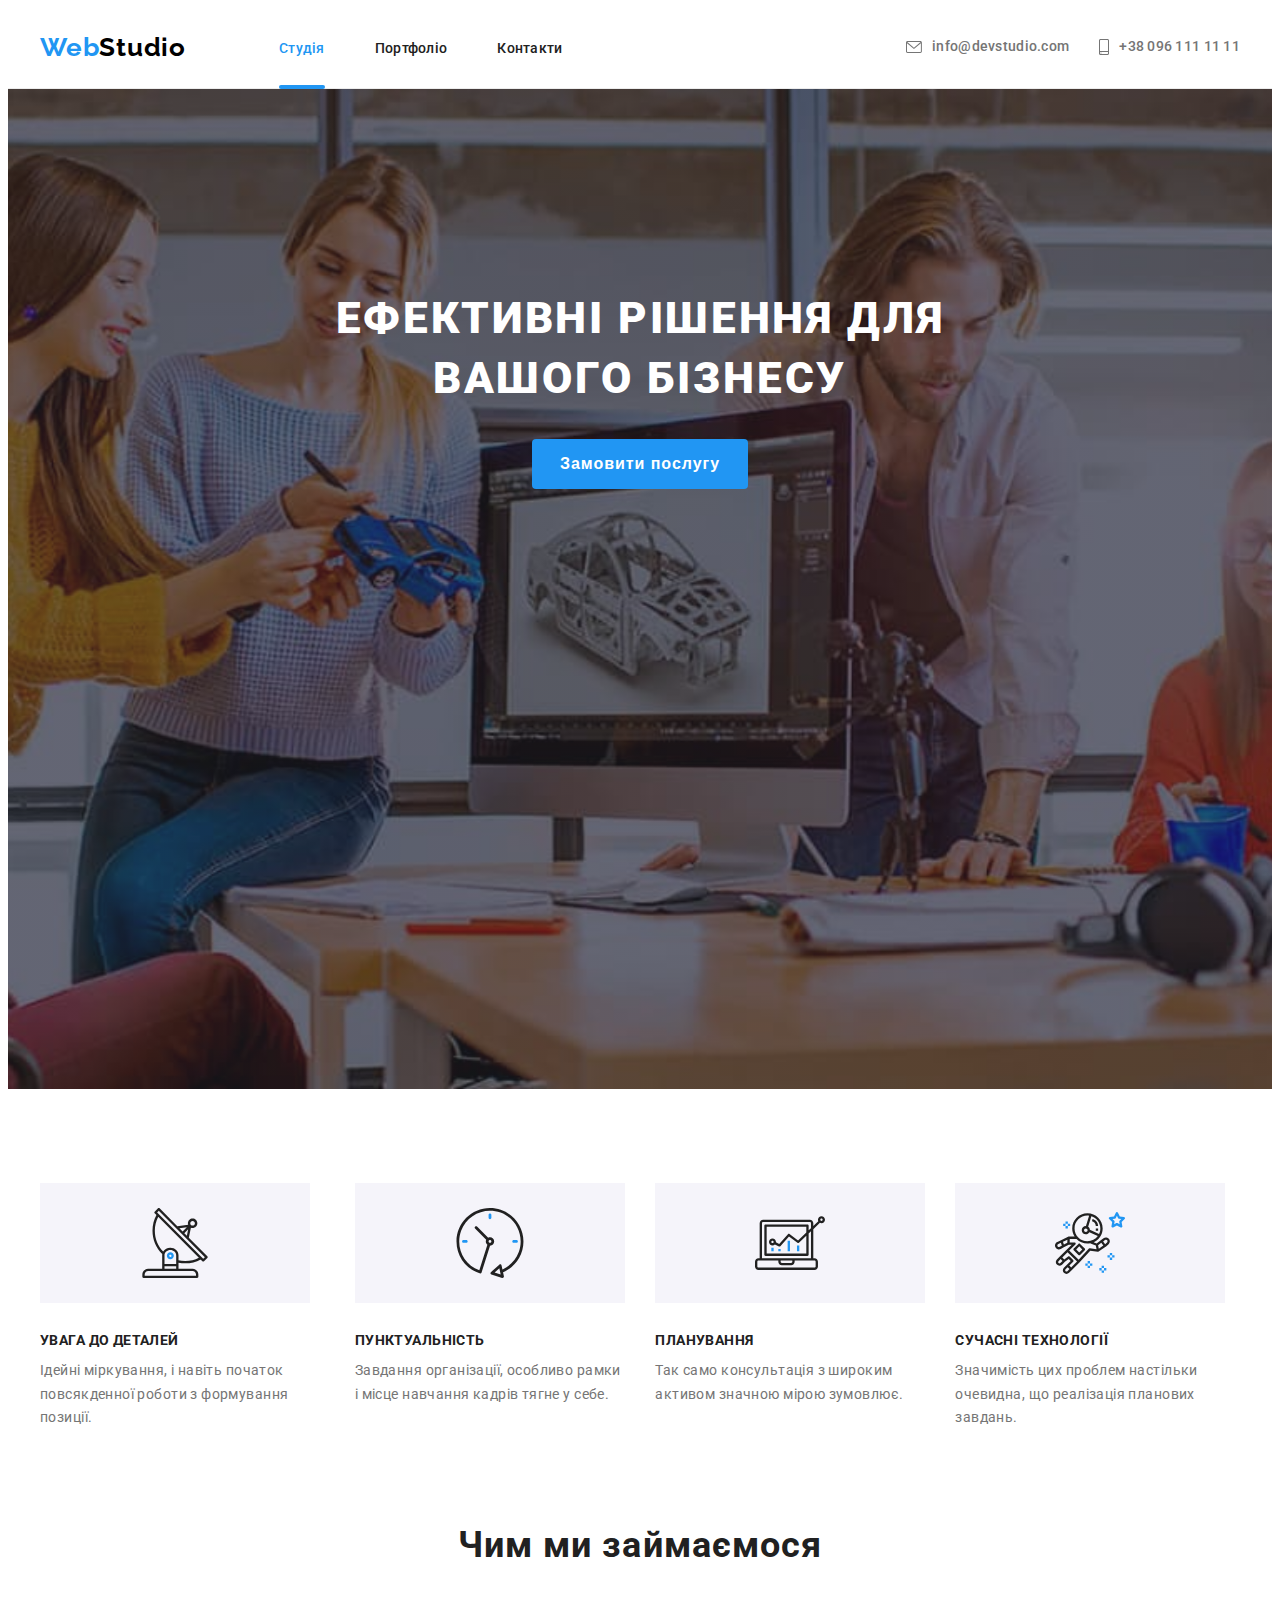
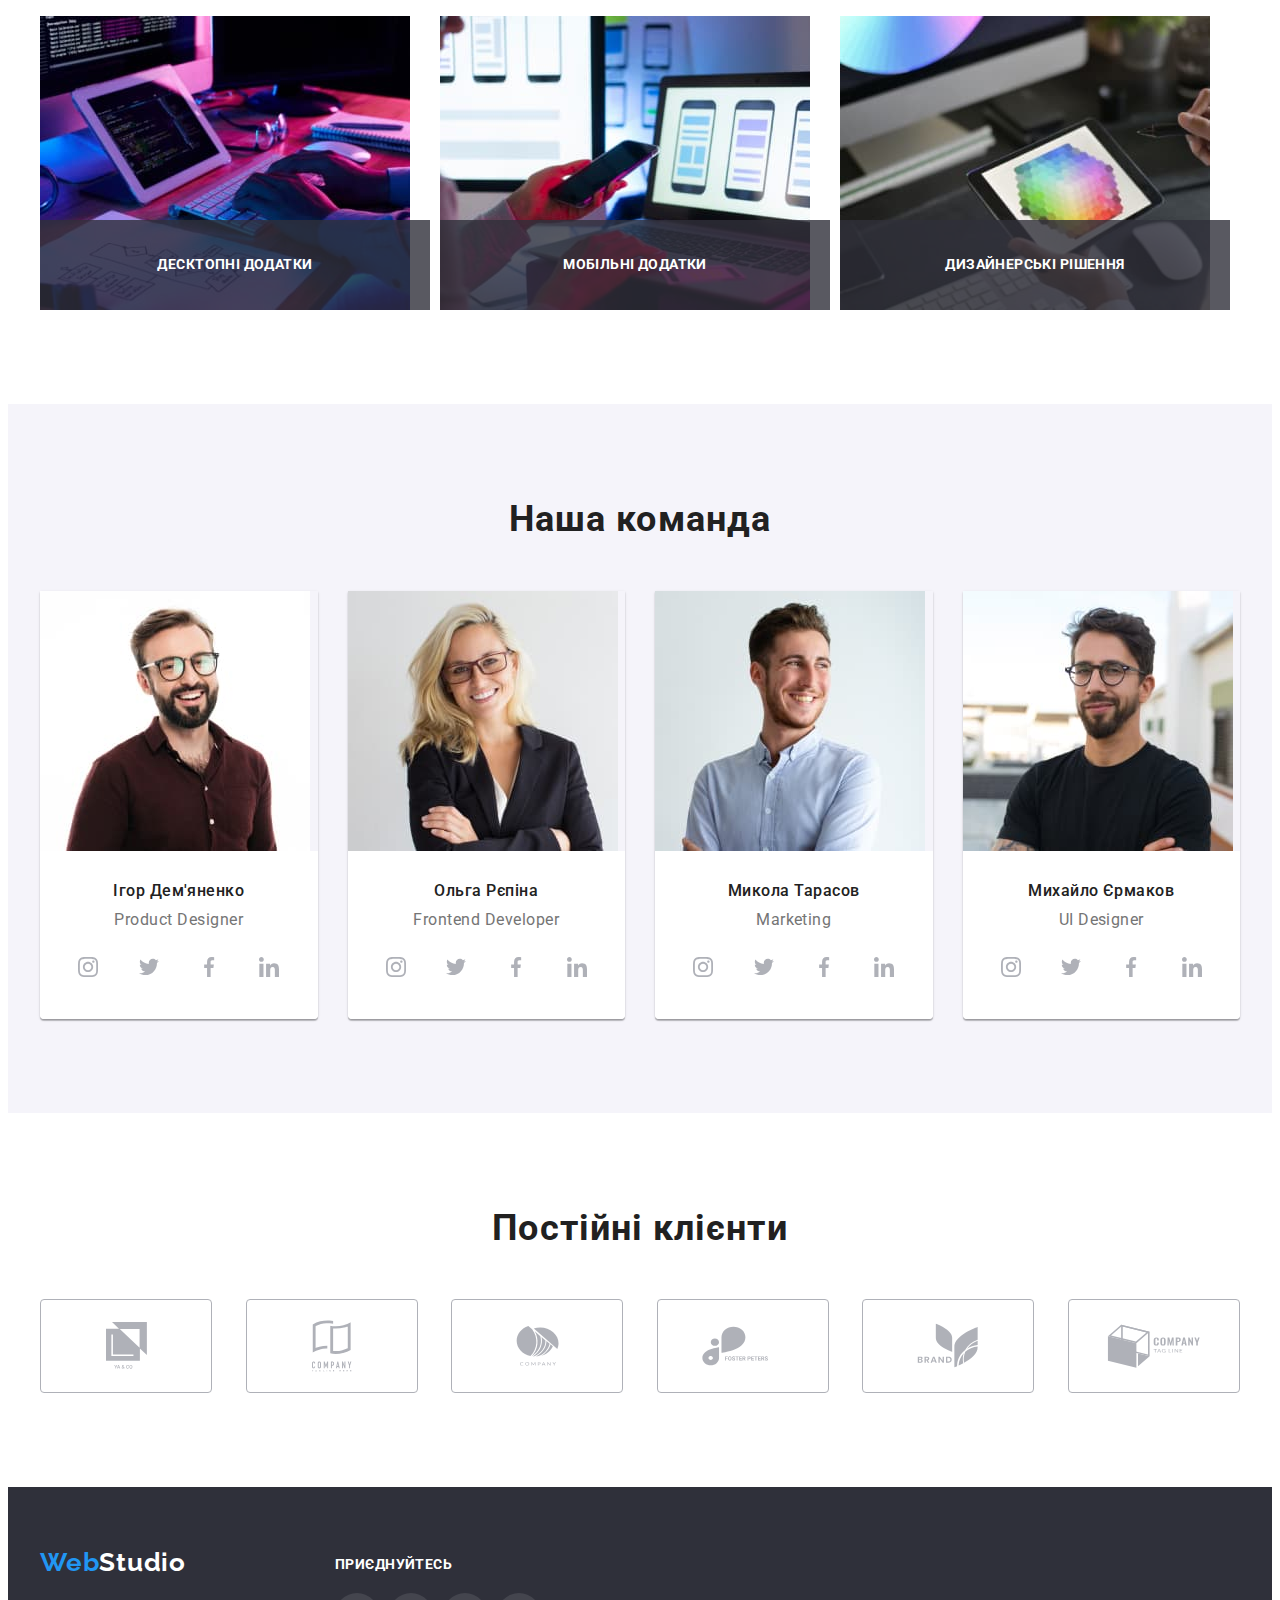
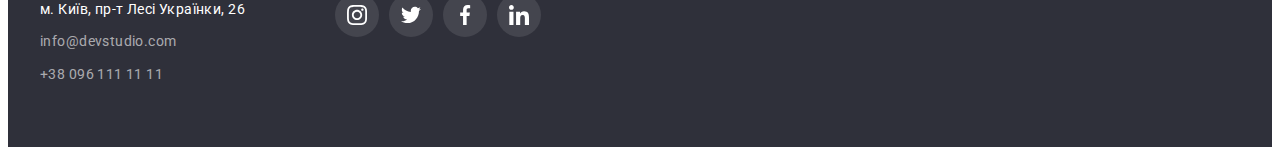
<file: index.html>
<!DOCTYPE html>
<html lang="uk">
  <head>
    <meta charset="UTF-8" />
    <meta http-equiv="X-UA-Compatible" content="IE=edge" />
    <meta name="viewport" content="width=device-width, initial-scale=1.0" />
    <title lang="en">WebStudio</title>
    <link rel="preconnect" href="https://fonts.googleapis.com" />
    <link rel="preconnect" href="https://fonts.gstatic.com" crossorigin />
    <link href="https://fonts.googleapis.com/css2?family=Raleway:wght@700&family=Roboto:wght@400;500;700;900&display=swap" rel="stylesheet" />
    <link
      rel="stylesheet"
      href="https://cdnjs.cloudflare.com/ajax/libs/modern-normalize/1.1.0/modern-normalize.min.css"
      integrity="sha512-wpPYUAdjBVSE4KJnH1VR1HeZfpl1ub8YT/NKx4PuQ5NmX2tKuGu6U/JRp5y+Y8XG2tV+wKQpNHVUX03MfMFn9Q=="
      crossorigin="anonymous"
      referrerpolicy="no-referrer"
    />
    <link rel="stylesheet" href="./css/styles.css" />
  </head>

  <body>
    <!-- header -->
    <header class="header-site">
      <div class="header-container container">
        <a class="header-logo logo" href="./index.html" lang="en"><span>Web</span>Studio</a>

        <nav class="header-nav">
          <ul class="nav-list">
            <li class="nav-item">
              <a class="nav-link link current" href="./index.html">Студія</a>
            </li>
            <li class="nav-item">
              <a class="nav-link link" href="./portfolio.html">Портфоліо</a>
            </li>
            <li class="nav-item">
              <a class="nav-link link" href="">Контакти</a>
            </li>
          </ul>
        </nav>

        <ul class="contacts-list">
          <li class="contacts-item">
            <a class="contacts-link link" href="mailto:info@devstudio.com">
              <svg width="16" height="12" class="mail-icon">
                <use href="./images/symbol-defs.svg#envelope"></use>
              </svg>
              info@devstudio.com
            </a>
          </li>

          <li class="contacts-item">
            <a class="contacts-link tel-icon link" href="tel:+380961111111">
              <svg width="10" height="16" class="phone-icon">
                <use href="./images/symbol-defs.svg#smartphone"></use>
              </svg>
              +38 096 111 11 11
            </a>
          </li>
        </ul>
      </div>
    </header>

    <main class="main-site">
      <!-- hero -->
      <section class="hero">
        <div class="hero-container container">
          <h1 class="hero-title">Ефективні рішення для вашого бізнесу</h1>
          <button class="hero-btn btn" type="button" data-modal-open>Замовити послугу</button>
        </div>
      </section>

      <!-- features -->
      <section class="features section">
        <div class="container">
          <h2 class="visually-hidden">Особливості</h2>

          <ul class="features-list">
            <li class="features-item">
              <div class="features-thumb">
                <svg width="70" height="70" class="features-icon">
                  <use href="./images/symbol-defs.svg#antenna"></use>
                </svg>
              </div>
              <h3 class="features-title subtitle">Увага до деталей</h3>
              <p class="features-descr">Ідейні міркування, і навіть початок повсякденної роботи з формування позиції.</p>
            </li>
            <li class="features-item">
              <div class="features-thumb">
                <svg width="70" height="70" class="features-icon">
                  <use href="./images/symbol-defs.svg#clock"></use>
                </svg>
              </div>
              <h3 class="features-title subtitle">Пунктуальність</h3>
              <p class="features-descr">Завдання організації, особливо рамки і місце навчання кадрів тягне у себе.</p>
            </li>
            <li class="features-item">
              <div class="features-thumb">
                <svg width="70" height="70" class="features-icon">
                  <use href="./images/symbol-defs.svg#diagram"></use>
                </svg>
              </div>
              <h3 class="features-title subtitle">Планування</h3>
              <p class="features-descr">Так само консультація з широким активом значною мірою зумовлює.</p>
            </li>
            <li class="features-item">
              <div class="features-thumb">
                <svg width="70" height="70" class="features-icon">
                  <use href="./images/symbol-defs.svg#astronaut"></use>
                </svg>
              </div>
              <h3 class="features-title subtitle">Сучасні технології</h3>
              <p class="features-descr">Значимість цих проблем настільки очевидна, що реалізація планових завдань.</p>
            </li>
          </ul>
        </div>
      </section>

      <!-- services -->
      <section class="services section">
        <div class="container">
          <h2 class="services-title title">Чим ми займаємося</h2>
          <ul class="services-list">
            <li class="services-item">
              <img src="./images/services-img-1.jpg" alt="набирає код на клавіатурі" width="370" height="294" />
              <div class="services-overlay"><h3 class="services-subtitle subtitle">Десктопні додатки</h3></div>
            </li>
            <li class="services-item">
              <img src="./images/services-img-2.jpg" alt="мобільний телефон у руках" width="370" height="294" />
              <div class="services-overlay"><h3 class="services-subtitle subtitle">Мобільні додатки</h3></div>
            </li>
            <li class="services-item">
              <img src="./images/services-img-3.jpg" alt="візерунок мозаїки на планшеті" width="370" height="294" />
              <div class="services-overlay"><h3 class="services-subtitle subtitle">Дизайнерські рішення</h3></div>
            </li>
          </ul>
        </div>
      </section>

      <!-- team -->
      <section class="team section">
        <div class="team-container container">
          <h2 class="team-title title">Наша команда</h2>
          <ul class="team-list">
            <li class="team-item">
              <img src="./images/team-img-1.jpg" alt="Ігор Дем'яненко" width="270" height="260" />
              <div class="team-wrap">
                <h3 class="team-name">Ігор Дем'яненко</h3>
                <p class="team-text" lang="en">Product Designer</p>

                <ul class="team-social-list social-list">
                  <li class="team-social-item social-item">
                    <a class="team-social-link social-link" href="">
                      <svg width="20" height="20" class="social-icon">
                        <use href="./images/symbol-defs.svg#instagram"></use>
                      </svg>
                    </a>
                  </li>
                  <li class="team-social-item social-item">
                    <a class="team-social-link social-link" href="">
                      <svg width="20" height="20" class="social-icon">
                        <use href="./images/symbol-defs.svg#twitter"></use>
                      </svg>
                    </a>
                  </li>
                  <li class="team-social-item social-item">
                    <a class="team-social-link social-link" href="">
                      <svg width="20" height="20" class="social-icon">
                        <use href="./images/symbol-defs.svg#facebook"></use>
                      </svg>
                    </a>
                  </li>
                  <li class="team-social-item social-item">
                    <a class="team-social-link social-link" href="">
                      <svg width="20" height="20" class="social-icon">
                        <use href="./images/symbol-defs.svg#linkedin"></use>
                      </svg>
                    </a>
                  </li>
                </ul>
              </div>
            </li>
            <li class="team-item">
              <img src="./images/team-img-2.jpg" alt="Ольга Рєпіна" width="270" height="260" />
              <div class="team-wrap">
                <h3 class="team-name">Ольга Рєпіна</h3>
                <p class="team-text" lang="en">Frontend Developer</p>
                <ul class="team-social-list social-list">
                  <li class="team-social-item social-item">
                    <a class="team-social-link social-link" href="">
                      <svg width="20" height="20" class="social-icon">
                        <use href="./images/symbol-defs.svg#instagram"></use>
                      </svg>
                    </a>
                  </li>
                  <li class="team-social-item social-item">
                    <a class="team-social-link social-link" href="">
                      <svg width="20" height="20" class="social-icon">
                        <use href="./images/symbol-defs.svg#twitter"></use>
                      </svg>
                    </a>
                  </li>
                  <li class="team-social-item social-item">
                    <a class="team-social-link social-link" href="">
                      <svg width="20" height="20" class="social-icon">
                        <use href="./images/symbol-defs.svg#facebook"></use>
                      </svg>
                    </a>
                  </li>
                  <li class="team-social-item social-item">
                    <a class="team-social-link social-link" href="">
                      <svg width="20" height="20" class="social-icon">
                        <use href="./images/symbol-defs.svg#linkedin"></use>
                      </svg>
                    </a>
                  </li>
                </ul>
              </div>
            </li>
            <li class="team-item">
              <img src="./images/team-img-3.jpg" alt="Микола Тарасов " width="270" height="260" />
              <div class="team-wrap">
                <h3 class="team-name">Микола Тарасов</h3>
                <p class="team-text" lang="en">Marketing</p>
                <ul class="team-social-list social-list">
                  <li class="team-social-item social-item">
                    <a class="team-social-link social-link" href="">
                      <svg width="20" height="20" class="social-icon">
                        <use href="./images/symbol-defs.svg#instagram"></use>
                      </svg>
                    </a>
                  </li>
                  <li class="team-social-item social-item">
                    <a class="team-social-link social-link" href="">
                      <svg width="20" height="20" class="social-icon">
                        <use href="./images/symbol-defs.svg#twitter"></use>
                      </svg>
                    </a>
                  </li>
                  <li class="team-social-item social-item">
                    <a class="team-social-link social-link" href="">
                      <svg width="20" height="20" class="social-icon">
                        <use href="./images/symbol-defs.svg#facebook"></use>
                      </svg>
                    </a>
                  </li>
                  <li class="team-social-item social-item">
                    <a class="team-social-link social-link" href="">
                      <svg width="20" height="20" class="social-icon">
                        <use href="./images/symbol-defs.svg#linkedin"></use>
                      </svg>
                    </a>
                  </li>
                </ul>
              </div>
            </li>
            <li class="team-item">
              <img src="./images/team-img-4.jpg" alt="Михайло Єрмаков" width="270" height="260" />
              <div class="team-wrap">
                <h3 class="team-name">Михайло Єрмаков</h3>
                <p class="team-text" lang="en">UI Designer</p>

                <ul class="team-social-list social-list">
                  <li class="team-social-item social-item">
                    <a class="team-social-link social-link" href="">
                      <svg width="20" height="20" class="social-icon">
                        <use href="./images/symbol-defs.svg#instagram"></use>
                      </svg>
                    </a>
                  </li>
                  <li class="team-social-item social-item">
                    <a class="team-social-link social-link" href="">
                      <svg width="20" height="20" class="social-icon">
                        <use href="./images/symbol-defs.svg#twitter"></use>
                      </svg>
                    </a>
                  </li>
                  <li class="team-social-item social-item">
                    <a class="team-social-link social-link" href="">
                      <svg width="20" height="20" class="social-icon">
                        <use href="./images/symbol-defs.svg#facebook"></use>
                      </svg>
                    </a>
                  </li>
                  <li class="team-social-item social-item">
                    <a class="team-social-link social-link" href="">
                      <svg width="20" height="20" class="social-icon">
                        <use href="./images/symbol-defs.svg#linkedin"></use>
                      </svg>
                    </a>
                  </li>
                </ul>
              </div>
            </li>
          </ul>
        </div>
      </section>
    </main>

    <!-- clients -->
    <section class="clients section">
      <div class="clients-container container">
        <h2 class="title">Постійні клієнти</h2>
        <ul class="clients-list">
          <li class="clients-item">
            <a href="" class="clients-link">
              <svg width="41" height="47" class="clients-icon">
                <use href="./images/symbol-defs.svg#yaco"></use>
              </svg>
            </a>
          </li>
          <li class="clients-item">
            <a href="" class="clients-link">
              <svg width="40" height="52" class="clients-icon">
                <use href="./images/symbol-defs.svg#tagline"></use>
              </svg>
            </a>
          </li>
          <li class="clients-item">
            <a href="" class="clients-link">
              <svg width="43" height="51" class="clients-icon">
                <use href="./images/symbol-defs.svg#company"></use>
              </svg>
            </a>
          </li>
          <li class="clients-item">
            <a href="" class="clients-link">
              <svg width="84" height="40" class="clients-icon">
                <use href="./images/symbol-defs.svg#fosterpeter"></use>
              </svg>
            </a>
          </li>
          <li class="clients-item">
            <a href="" class="clients-link">
              <svg width="62" height="45" class="clients-icon">
                <use href="./images/symbol-defs.svg#brand"></use>
              </svg>
            </a>
          </li>
          <li class="clients-item">
            <a href="" class="clients-link">
              <svg width="94" height="44" class="clients-icon">
                <use href="./images/symbol-defs.svg#company-box"></use>
              </svg>
            </a>
          </li>
        </ul>
      </div>
    </section>

    <!-- footer-site -->
    <footer class="footer-site">
      <div class="footer-container container">
        <div class="footer-left">
          <a class="footer-logo logo" href="/" lang="en"><span>Web</span>Studio</a>
          <address class="footer-address">
            <ul class="address-list">
              <li class="address-item">
                <a class="address-link link address-color" href="" rel="noopener nofollow noreferrer">м. Київ, пр-т Лесі Українки, 26</a>
              </li>
              <li class="address-item">
                <a class="address-link link" href="mailto:info@devstudio.com">info@devstudio.com</a>
              </li>
              <li class="address-item">
                <a class="address-link link" href="tel:+380961111111">+38 096 111 11 11</a>
              </li>
            </ul>
          </address>
        </div>

        <div class="footer-center">
          <b class="footer-join">Приєднуйтесь</b>
          <ul class="footer-socil-list social-list">
            <li class="footer-social-item social-item">
              <a class="footer-social-link social-link" href="">
                <svg width="20" height="20" class="social-icon">
                  <use href="./images/symbol-defs.svg#instagram"></use>
                </svg>
              </a>
            </li>
            <li class="footer-social-item social-item">
              <a class="footer-social-link social-link" href="">
                <svg width="20" height="20" class="social-icon">
                  <use href="./images/symbol-defs.svg#twitter"></use>
                </svg>
              </a>
            </li>
            <li class="footer-social-item social-item">
              <a class="footer-social-link social-link" href="">
                <svg width="20" height="20" class="social-icon">
                  <use href="./images/symbol-defs.svg#facebook"></use>
                </svg>
              </a>
            </li>
            <li class="footer-social-item social-item">
              <a class="footer-social-link social-link" href="">
                <svg width="20" height="20" class="social-icon">
                  <use href="./images/symbol-defs.svg#linkedin"></use>
                </svg>
              </a>
            </li>
          </ul>
        </div>
      </div>
    </footer>

    <!-- modal -->
    <div class="backdrop is-hidden" data-modal>
      <div class="modal">
        <button type="button" class="modal-close-btn" data-modal-close></button>
      </div>
    </div>
    <script src="./js/modal.js"></script>
  </body>
</html>
</file>
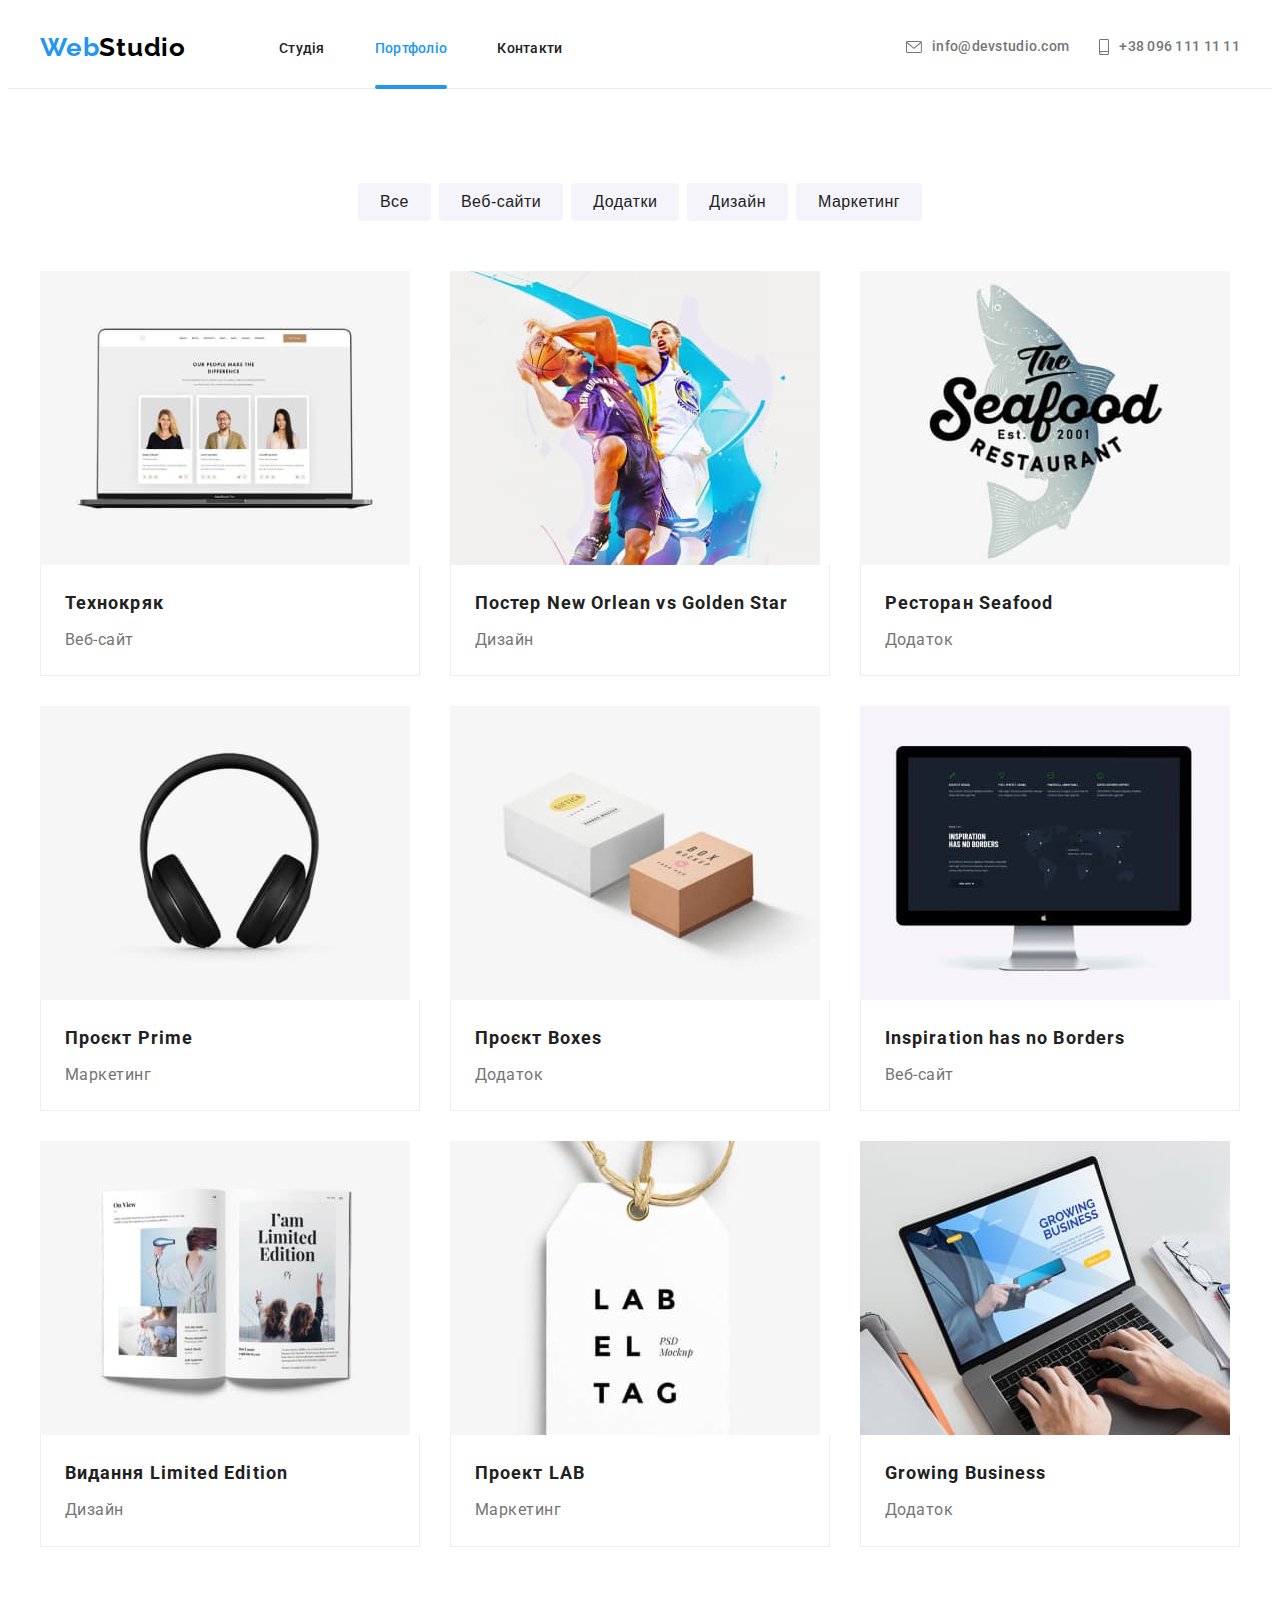
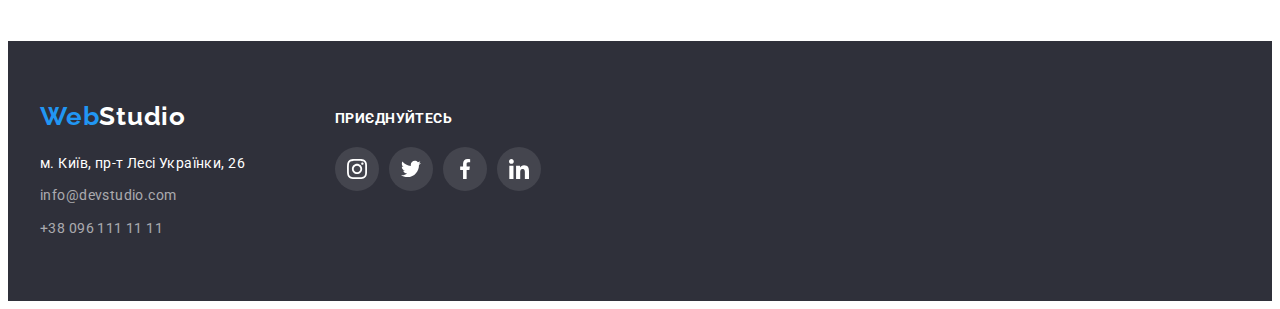
<file: portfolio.html>
<!DOCTYPE html>
<html lang="uk">
  <head>
    <meta charset="UTF-8" />
    <meta http-equiv="X-UA-Compatible" content="IE=edge" />
    <meta name="viewport" content="width=device-width, initial-scale=1.0" />
    <title lang="en">Portfolio</title>
    <link rel="preconnect" href="https://fonts.googleapis.com" />
    <link rel="preconnect" href="https://fonts.gstatic.com" crossorigin />
    <link href="https://fonts.googleapis.com/css2?family=Raleway:wght@700&family=Roboto:wght@400;500;700;900&display=swap" rel="stylesheet" />
    <link
      rel="stylesheet"
      href="https://cdnjs.cloudflare.com/ajax/libs/modern-normalize/1.1.0/modern-normalize.min.css"
      integrity="sha512-wpPYUAdjBVSE4KJnH1VR1HeZfpl1ub8YT/NKx4PuQ5NmX2tKuGu6U/JRp5y+Y8XG2tV+wKQpNHVUX03MfMFn9Q=="
      crossorigin="anonymous"
      referrerpolicy="no-referrer"
    />
    <link rel="stylesheet" href="./css/styles.css" />
  </head>

  <body>
    <!-- header -->
    <header class="header-site">
      <div class="header-container container">
        <a class="header-logo logo" href="./index.html" lang="en"><span>Web</span>Studio</a>

        <nav class="header-nav">
          <ul class="nav-list">
            <li class="nav-item">
              <a class="nav-link link" href="./index.html">Студія</a>
            </li>
            <li class="nav-item">
              <a class="nav-link link current" href="./portfolio.html">Портфоліо</a>
            </li>
            <li class="nav-item">
              <a class="nav-link link" href="">Контакти</a>
            </li>
          </ul>
        </nav>

        <ul class="contacts-list">
          <li class="contacts-item">
            <a class="contacts-link link" href="mailto:info@devstudio.com">
              <svg width="16" height="12" class="mail-icon">
                <use href="./images/symbol-defs.svg#envelope"></use>
              </svg>
              info@devstudio.com
            </a>
          </li>

          <li class="contacts-item">
            <a class="contacts-link tel-icon link" href="tel:+380961111111">
              <svg width="10" height="16" class="phone-icon">
                <use href="./images/symbol-defs.svg#smartphone"></use>
              </svg>
              +38 096 111 11 11
            </a>
          </li>
        </ul>
      </div>
    </header>

    <main class="main-portfolio">
      <!-- portfolio -->
      <section class="portfolio section">
        <div class="container">
          <h1 class="visually-hidden">Портфоліо</h1>

          <ul class="filter-list">
            <li class="filter-item"><button class="filter-btn btn" type="button">Все</button></li>
            <li class="filter-item"><button class="filter-btn btn" type="button">Веб-сайти</button></li>
            <li class="filter-item"><button class="filter-btn btn" type="button">Додатки</button></li>
            <li class="filter-item"><button class="filter-btn btn" type="button">Дизайн</button></li>
            <li class="filter-item"><button class="filter-btn btn" type="button">Маркетинг</button></li>
          </ul>

          <ul class="gallery-list">
            <li class="gallery-item">
              <a class="gallery-link link" href="">
                <div class="gallery-top-wrap">
                  <img src="./images/gallery-img-1.jpg" alt="Монітор комп'ютера" width="370" height="294" />
                  <p class="gallery-overlay">
                    Ресурс пропонує комплексні пропозиції з різним рівнем функціоналу та сервісів. Все це дозволить відвідувачу отримати вичерпні відомості про компанію чи приватну особу.
                  </p>
                </div>
                <div class="gallery-wrap">
                  <h2 class="gallery-title">Технокряк</h2>
                  <p class="gallery-text">Веб-сайт</p>
                </div>
              </a>
            </li>
            <li class="gallery-item">
              <a class="gallery-link link" href="">
                <div class="gallery-top-wrap">
                  <img src="./images/gallery-img-2.jpg" alt="Два баскетболіста гуляють в баскетбол" width="370" height="294" />
                  <p class="gallery-overlay">
                    Ресурс пропонує комплексні пропозиції з різним рівнем функціоналу та сервісів. Все це дозволить відвідувачу отримати вичерпні відомості про компанію чи приватну особу.
                  </p>
                </div>
                <div class="gallery-wrap">
                  <h2 class="gallery-title">Постер <span lang="en">New Orlean vs Golden Star</span></h2>
                  <p class="gallery-text">Дизайн</p>
                </div>
              </a>
            </li>
            <li class="gallery-item">
              <a class="gallery-link link" href="">
                <div class="gallery-top-wrap">
                  <img src="./images/gallery-img-3.jpg" alt="Логотип ресторану" width="370" height="294" />
                  <p class="gallery-overlay">
                    Ресурс пропонує комплексні пропозиції з різним рівнем функціоналу та сервісів. Все це дозволить відвідувачу отримати вичерпні відомості про компанію чи приватну особу.
                  </p>
                </div>
                <div class="gallery-wrap">
                  <h2 class="gallery-title">Ресторан <span lang="en">Seafood</span></h2>
                  <p class="gallery-text">Додаток</p>
                </div>
              </a>
            </li>
            <li class="gallery-item">
              <a class="gallery-link link" href="">
                <div class="gallery-top-wrap">
                  <img src="./images/gallery-img-4.jpg" alt="Навушники" width="370" height="294" />
                  <p class="gallery-overlay">
                    Ресурс пропонує комплексні пропозиції з різним рівнем функціоналу та сервісів. Все це дозволить відвідувачу отримати вичерпні відомості про компанію чи приватну особу.
                  </p>
                </div>
                <div class="gallery-wrap">
                  <h2 class="gallery-title">Проєкт <span lang="en">Prime</span></h2>
                  <p class="gallery-text">Маркетинг</p>
                </div>
              </a>
            </li>
            <li class="gallery-item">
              <a class="gallery-link link" href="">
                <div class="gallery-top-wrap">
                  <img src="./images/gallery-img-5.jpg" alt="Дві коробки" width="370" height="294" />
                  <p class="gallery-overlay">
                    Ресурс пропонує комплексні пропозиції з різним рівнем функціоналу та сервісів. Все це дозволить відвідувачу отримати вичерпні відомості про компанію чи приватну особу.
                  </p>
                </div>
                <div class="gallery-wrap">
                  <h2 class="gallery-title">Проєкт <span lang="en">Boxes</span></h2>
                  <p class="gallery-text">Додаток</p>
                </div>
              </a>
            </li>
            <li class="gallery-item">
              <a class="gallery-link link" href="">
                <div class="gallery-top-wrap">
                  <img src="./images/gallery-img-6.jpg" alt="Монітор" width="370" height="294" />
                  <p class="gallery-overlay">
                    Ресурс пропонує комплексні пропозиції з різним рівнем функціоналу та сервісів. Все це дозволить відвідувачу отримати вичерпні відомості про компанію чи приватну особу.
                  </p>
                </div>
                <div class="gallery-wrap">
                  <h2 class="gallery-title" lang="en">Inspiration has no Borders</h2>
                  <p class="gallery-text">Веб-сайт</p>
                </div>
              </a>
            </li>
            <li class="gallery-item">
              <a class="gallery-link link" href="">
                <div class="gallery-top-wrap">
                  <img src="./images/gallery-img-7.jpg" alt="Відкрита книга" width="370" height="294" />
                  <p class="gallery-overlay">
                    Ресурс пропонує комплексні пропозиції з різним рівнем функціоналу та сервісів. Все це дозволить відвідувачу отримати вичерпні відомості про компанію чи приватну особу.
                  </p>
                </div>
                <div class="gallery-wrap">
                  <h2 class="gallery-title">Видання <span lang="en">Limited Edition</span></h2>
                  <p class="gallery-text">Дизайн</p>
                </div>
              </a>
            </li>
            <li class="gallery-item">
              <a class="gallery-link link" href="">
                <div class="gallery-top-wrap">
                  <img src="./images/gallery-img-8.jpg" alt="Бирка" width="370" height="294" />
                  <p class="gallery-overlay">
                    Ресурс пропонує комплексні пропозиції з різним рівнем функціоналу та сервісів. Все це дозволить відвідувачу отримати вичерпні відомості про компанію чи приватну особу.
                  </p>
                </div>
                <div class="gallery-wrap">
                  <h2 class="gallery-title">Проект <span>LAB</span></h2>
                  <p class="gallery-text">Маркетинг</p>
                </div>
              </a>
            </li>
            <li class="gallery-item">
              <a class="gallery-link link" href="">
                <div class="gallery-top-wrap">
                  <img src="./images/gallery-img-9.jpg" alt="Ноутбук" width="370" height="294" />
                  <p class="gallery-overlay">
                    Ресурс пропонує комплексні пропозиції з різним рівнем функціоналу та сервісів. Все це дозволить відвідувачу отримати вичерпні відомості про компанію чи приватну особу.
                  </p>
                </div>
                <div class="gallery-wrap">
                  <h2 class="gallery-title" lang="en">Growing Business</h2>
                  <p class="gallery-text">Додаток</p>
                </div>
              </a>
            </li>
          </ul>
        </div>
      </section>
    </main>
    <!-- footer-site -->
    <footer class="footer-site">
      <div class="footer-container container">
        <div class="footer-left">
          <a class="footer-logo logo" href="/" lang="en"><span>Web</span>Studio</a>
          <address class="footer-address">
            <ul class="address-list">
              <li class="address-item">
                <a class="address-link link address-color" href="" rel="noopener nofollow noreferrer">м. Київ, пр-т Лесі Українки, 26</a>
              </li>
              <li class="address-item">
                <a class="address-link link" href="mailto:info@devstudio.com">info@devstudio.com</a>
              </li>
              <li class="address-item">
                <a class="address-link link" href="tel:+380961111111">+38 096 111 11 11</a>
              </li>
            </ul>
          </address>
        </div>

        <div class="footer-center">
          <b class="footer-join">Приєднуйтесь</b>
          <ul class="footer-socil-list social-list">
            <li class="footer-social-item social-item">
              <a class="footer-social-link social-link" href="">
                <svg width="20" height="20" class="social-icon">
                  <use href="./images/symbol-defs.svg#instagram"></use>
                </svg>
              </a>
            </li>
            <li class="footer-social-item social-item">
              <a class="footer-social-link social-link" href="">
                <svg width="20" height="20" class="social-icon">
                  <use href="./images/symbol-defs.svg#twitter"></use>
                </svg>
              </a>
            </li>
            <li class="footer-social-item social-item">
              <a class="footer-social-link social-link" href="">
                <svg width="20" height="20" class="social-icon">
                  <use href="./images/symbol-defs.svg#facebook"></use>
                </svg>
              </a>
            </li>
            <li class="footer-social-item social-item">
              <a class="footer-social-link social-link" href="">
                <svg width="20" height="20" class="social-icon">
                  <use href="./images/symbol-defs.svg#linkedin"></use>
                </svg>
              </a>
            </li>
          </ul>
        </div>
      </div>
    </footer>
  </body>
</html>
</file>
<file: css/styles.css>
:root {
  --primary-text-color: #757575;
  --title-text-color: #212121;
  --accent-color: #2196f3;
  --primary-font-size: 14px;
  --primary-letter-spacing: 0.03em;
  --timing-function: cubic-bezier(0.4, 0, 0.2, 1);
}

p,
h1,
h2,
h3,
h4,
h5,
h6 {
  margin: 0;
}

ul {
  margin: 0;
  padding: 0;
  list-style: none;
}

img {
  display: block;
  max-width: 100%;
}

.visually-hidden {
  position: absolute;
  white-space: nowrap;
  width: 1px;
  height: 1px;
  overflow: hidden;
  border: 0;
  padding: 0;
  clip: rect(0 0 0 0);
  clip-path: inset(50%);
  margin: -1px;
}

body {
  font-family: 'Roboto', sans-serif;
  color: var(--primary-text-color);
  background-color: #ffffff;
}

.section {
  padding-top: 94px;
  padding-bottom: 94px;
}

.link {
  color: currentColor;
  text-decoration: none;
}

.btn {
  border: none;
  border-radius: 4px;
  font-size: 16px;
  cursor: pointer;
}

.title {
  margin-bottom: 50px;
  text-align: center;
  font-size: 36px;
  font-weight: 700;
  line-height: 1.17;
  letter-spacing: var(--primary-letter-spacing);
  color: var(--title-text-color);
}

.subtitle {
  font-weight: 700;
  font-size: var(--primary-font-size);
  line-height: 1.14;
  letter-spacing: var(--primary-letter-spacing);
  text-transform: uppercase;
}

.container {
  width: 1200px;
  padding-left: 15px;
  padding-right: 15px;
  margin: 0 auto;
}

/* header-site */
.header-site {
  padding-top: 24px;
  padding-bottom: 25px;
  border-bottom: 1px solid#ececec;
}

.header-container {
  display: flex;
  align-items: center;
}

.nav-list {
  display: flex;
}

.logo {
  font-family: 'Raleway', sans-serif;
  font-weight: 700;
  font-size: 26px;
  line-height: 1.19;
  letter-spacing: var(--primary-letter-spacing);
  text-decoration: none;
}

.logo span {
  color: var(--accent-color);
}

.header-logo {
  margin-right: 93px;
  color: #000000;
}

.nav-link {
  position: relative;
  font-weight: 500;
  font-size: var(--primary-font-size);
  line-height: 1.14;
  letter-spacing: 0.02em;
  color: #212121;
  transition: color 250ms var(--timing-function);
}

.current {
  color: var(--accent-color);
}

.nav-link.current:after {
  content: '';
  position: absolute;
  width: 100%;
  height: 4px;
  background-color: var(--accent-color);
  border-radius: 2px;
  left: 0;
  bottom: -33px;
}

.nav-link:hover,
.nav-link:focus {
  color: var(--accent-color);
}

.nav-item:not(:last-child) {
  margin-right: 50px;
}

.contacts-list {
  display: flex;
  margin-left: auto;
}

.mail-icon,
.phone-icon {
  margin-right: 10px;
  fill: currentColor;
}

.contacts-item:not(:last-child) {
  margin-right: 30px;
}

.contacts-link {
  display: flex;
  align-items: center;
  font-weight: 500;
  font-size: var(--primary-font-size);
  line-height: 1.14;
  letter-spacing: 0.02em;
  transition: color 250ms var(--timing-function);
}

.contacts-link:hover,
.contacts-link:focus {
  color: var(--accent-color);
}

/* hero */
.hero {
  max-width: 1600px;
  min-height: 600px;
  padding: 200px 0;
  margin: 0 auto;
  background-color: #2f303a;
  background-image: linear-gradient(to right, rgba(47, 48, 58, 0.4), rgba(47, 48, 58, 0.4)), url('../images/hero-bg.jpg');
  background-repeat: no-repeat;
  background-position: center;
  background-size: cover;
}

.hero-title {
  max-width: 700px;
  margin: 0 auto;
  margin-bottom: 30px;
  text-align: center;
  font-weight: 900;
  font-size: 44px;
  line-height: 1.36;
  letter-spacing: 0.06em;
  text-transform: uppercase;
  color: #ffffff;
}

.hero-btn {
  display: block;
  margin: 0 auto;
  min-width: 216px;
  padding: 10px 25px;
  font-weight: 700;
  line-height: 1.9;
  letter-spacing: 0.06em;
  color: #ffffff;
  background-color: var(--accent-color);
  transition: background-color 250ms var(--timing-function);
}

.hero-btn:hover,
.hero-btn:focus {
  background-color: #188ce8;
}

/* features  */
.features-list {
  display: flex;
}

.features-thumb {
  display: flex;
  justify-content: center;
  align-items: center;
  width: 270px;
  height: 120px;
  margin-bottom: 30px;
  background-color: #f5f4fa;
}

.features-item:not(:last-child) {
  margin-right: 30px;
}

.features-title {
  margin-bottom: 10px;
  color: var(--title-text-color);
}

.features-descr {
  font-size: var(--primary-font-size);
  line-height: 1.7;
  letter-spacing: var(--primary-letter-spacing);
}

/* services */
.services {
  padding-top: 0;
}

.services-list {
  display: flex;
}

.services-item {
  position: relative;
}

.services-overlay {
  position: absolute;
  left: 0;
  bottom: 0;

  display: flex;
  justify-content: center;
  align-items: center;
  width: 100%;
  min-height: 70px;
  padding: 10px 10px;
  background-color: rgba(47, 48, 58, 0.8);
}

.services-subtitle {
  color: #ffffff;
}

.services-item:not(:last-child) {
  margin-right: 30px;
}

/* clients */
.clients-list {
  display: flex;
  justify-content: space-between;
}

.clients-link {
  width: 170px;
  height: 92px;
  display: flex;
  justify-content: center;
  align-items: center;
  border: 1px solid #afb1b8;
  border-radius: 4px;
  fill: #afb1b8;
  transition: border-color 250ms var(--timing-function), fill 250ms var(--timing-function);
}

.clients-link:hover,
.clients-link:focus {
  fill: var(--accent-color);
  border-color: var(--accent-color);
}

/* team */
.team {
  background-color: #f5f4fa;
}

.team-list {
  display: flex;
  gap: 30px;
}

.team-item {
  flex-basis: calc((100% - 90px) / 4);
  border-radius: 0px 0px 4px 4px;
  overflow: hidden;
  box-shadow: 0px 1px 3px rgba(0, 0, 0, 0.12), 0px 1px 1px rgba(0, 0, 0, 0.14), 0px 2px 1px rgba(0, 0, 0, 0.2);
}

.team-wrap {
  padding: 30px 10px;
  text-align: center;
  background-color: #ffffff;
}

.team-name {
  margin-bottom: 10px;
  font-weight: 500;
  font-size: 16px;
  line-height: 1.19;
  letter-spacing: var(--primary-letter-spacing);
  color: var(--title-text-color);
}

.team-text {
  margin-bottom: 16px;
  font-size: 16px;
  line-height: 1.19;
  letter-spacing: var(--primary-letter-spacing);
}

.social-list {
  display: flex;
}

.team-social-list {
  justify-content: space-evenly;
}

.team-social-link {
  fill: #afb1b8;
}

.social-link {
  width: 44px;
  height: 44px;
  display: flex;
  align-items: center;
  justify-content: center;
  border-radius: 50%;
  transition: background-color 250ms var(--timing-function), fill 250ms var(--timing-function);
}

.team-social-link:hover,
.team-social-link:focus {
  background-color: var(--accent-color);
  fill: #ffffff;
}

/* footer-site */
.footer-site {
  padding-top: 60px;
  padding-bottom: 60px;
  background-color: #2f303a;
}

.footer-container {
  display: flex;
}

.footer-left {
  margin-right: 90px;
}

.footer-logo {
  display: inline-block;
  margin-bottom: 20px;
  color: #ffffff;
}

.footer-address {
  font-style: normal;
}

.address-item:not(:last-child) {
  margin-bottom: 9px;
}

.address-link {
  font-weight: 400;
  font-size: var(--primary-font-size);
  line-height: 1.7;
  letter-spacing: var(--primary-letter-spacing);
  color: rgba(255 255 255 / 0.6);
  transition: color 250ms var(--timing-function);
}

.address-link:hover,
.address-link:focus {
  color: var(--accent-color);
}

.address-color {
  color: #ffffff;
}

.footer-join {
  display: block;
  margin-bottom: 20px;
  padding-top: 10px;
  font-weight: 700;
  font-size: var(--primary-font-size);
  line-height: 1.14;
  letter-spacing: var(--primary-letter-spacing);
  text-transform: uppercase;
  color: #ffffff;
}

.footer-social-item:not(:last-child) {
  margin-right: 10px;
}

.footer-social-link {
  fill: #ffffff;
  background-color: rgba(255, 255, 255, 0.1);
}

.footer-social-link:hover,
.footer-social-link:focus {
  background-color: var(--accent-color);
}

/* portfolio */
.filter-list {
  display: flex;
  justify-content: center;
  margin-bottom: 50px;
}

.filter-item:not(:last-child) {
  margin-right: 8px;
}

.filter-btn {
  min-width: 73px;
  padding: 6px 22px;
  font-weight: 500;
  line-height: 1.6;
  letter-spacing: var(--primary-letter-spacing);
  color: var(--title-text-color);
  background-color: #f5f4fa;
  transition: background-color 250ms var(--timing-function), box-shadow 250ms var(--timing-function), color 250ms var(--timing-function);
}

.filter-btn:hover,
.filter-btn:focus {
  color: #ffffff;
  background-color: var(--accent-color);
  box-shadow: 0px 4px 4px rgba(0, 0, 0, 0.25);
}

.gallery-list {
  display: flex;
  flex-wrap: wrap;
  gap: 30px;
}

.gallery-item {
  flex-basis: calc((100% - 60px) / 3);
  transition: box-shadow 250ms var(--timing-function);
}

.gallery-item:hover {
  box-shadow: 0px 4px 4px rgba(0, 0, 0, 0.25);
}

.gallery-top-wrap {
  position: relative;
  overflow: hidden;
}

.gallery-overlay {
  position: absolute;
  top: 0;

  transform: translateY(100%);
  font-size: 18px;
  color: #ffffff;
  line-height: 1.56;
  letter-spacing: var(--primary-letter-spacing);
  background-color: rgba(33, 150, 243, 0.9);
  padding: 63px 24px 24px 24px;
  width: 100%;
  height: 100%;
  overflow: auto;
  transition: transform 250ms var(--timing-function);
}

.gallery-item:hover .gallery-overlay {
  transform: translateY(0);
}

.gallery-wrap {
  padding: 20px 24px;
  border: 1px solid #eee;
  border-top: none;
}

.gallery-title {
  margin-bottom: 4px;
  font-size: 18px;
  font-weight: 700;
  line-height: 2;
  letter-spacing: 0.06em;
  color: var(--title-text-color);
}

.gallery-text {
  font-size: 16px;
  line-height: 1.9;
  letter-spacing: var(--primary-letter-spacing);
}

/* modal */
.backdrop {
  position: fixed;
  top: 0;
  left: 0;
  width: 100%;
  height: 100%;
  background-color: rgba(0, 0, 0, 0.2);
  transition: opacity 250ms var(--timing-function), visibility 250ms var(--timing-function);
}

.modal {
  position: absolute;
  top: 50%;
  left: 50%;
  transform: translate(-50%, -50%) rotate(0) scale(1);

  width: 528px;
  min-height: 581px;
  border-radius: 4px;
  background-color: #ffffff;
  box-shadow: 0px 1px 3px rgba(0, 0, 0, 0.12), 0px 1px 1px rgba(0, 0, 0, 0.14), 0px 2px 1px rgba(0, 0, 0, 0.2);
  transition: transform 250ms var(--timing-function);
  transform-origin: top left;
}

.backdrop.is-hidden .modal {
  transform: translate(-50%, -50%) rotate(90deg) scale(0.5);
}

.is-hidden {
  visibility: hidden;
  opacity: 0;
  pointer-events: none;
}

.modal-close-btn {
  position: absolute;
  top: 8px;
  right: 8px;

  width: 30px;
  height: 30px;
  border: 1px solid rgba(0, 0, 0, 0.1);

  display: flex;
  align-items: center;
  justify-content: center;
  border-radius: 50%;
  background-color: #ffffff;
  padding: 0;
  cursor: pointer;
}

.modal-close-btn::before,
.modal-close-btn::after {
  content: '';
  position: absolute;
  width: 14px;
  height: 2px;
  background-color: #000000;
}

.modal-close-btn::before {
  transform: rotate(45deg);
}

.modal-close-btn::after {
  transform: rotate(-45deg);
}

.no-scroll {
  overflow: hidden;
}
</file>
